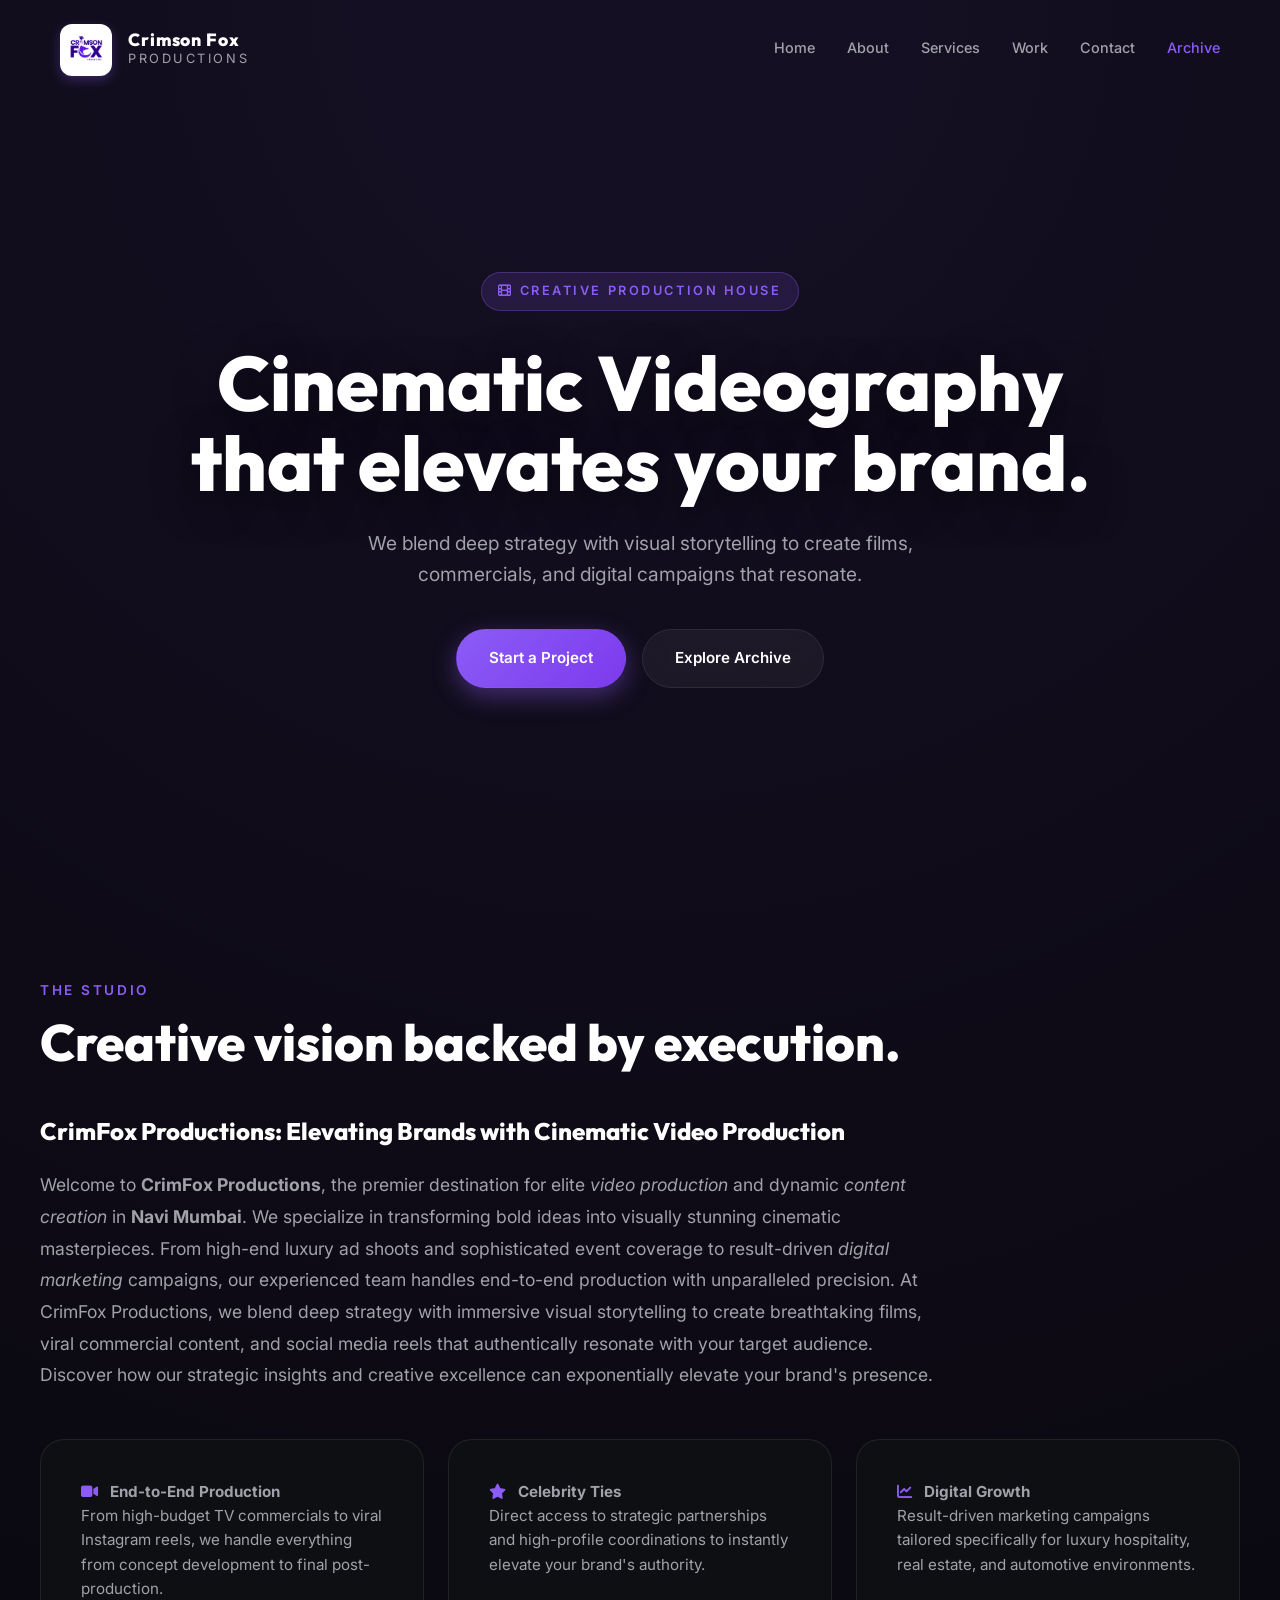
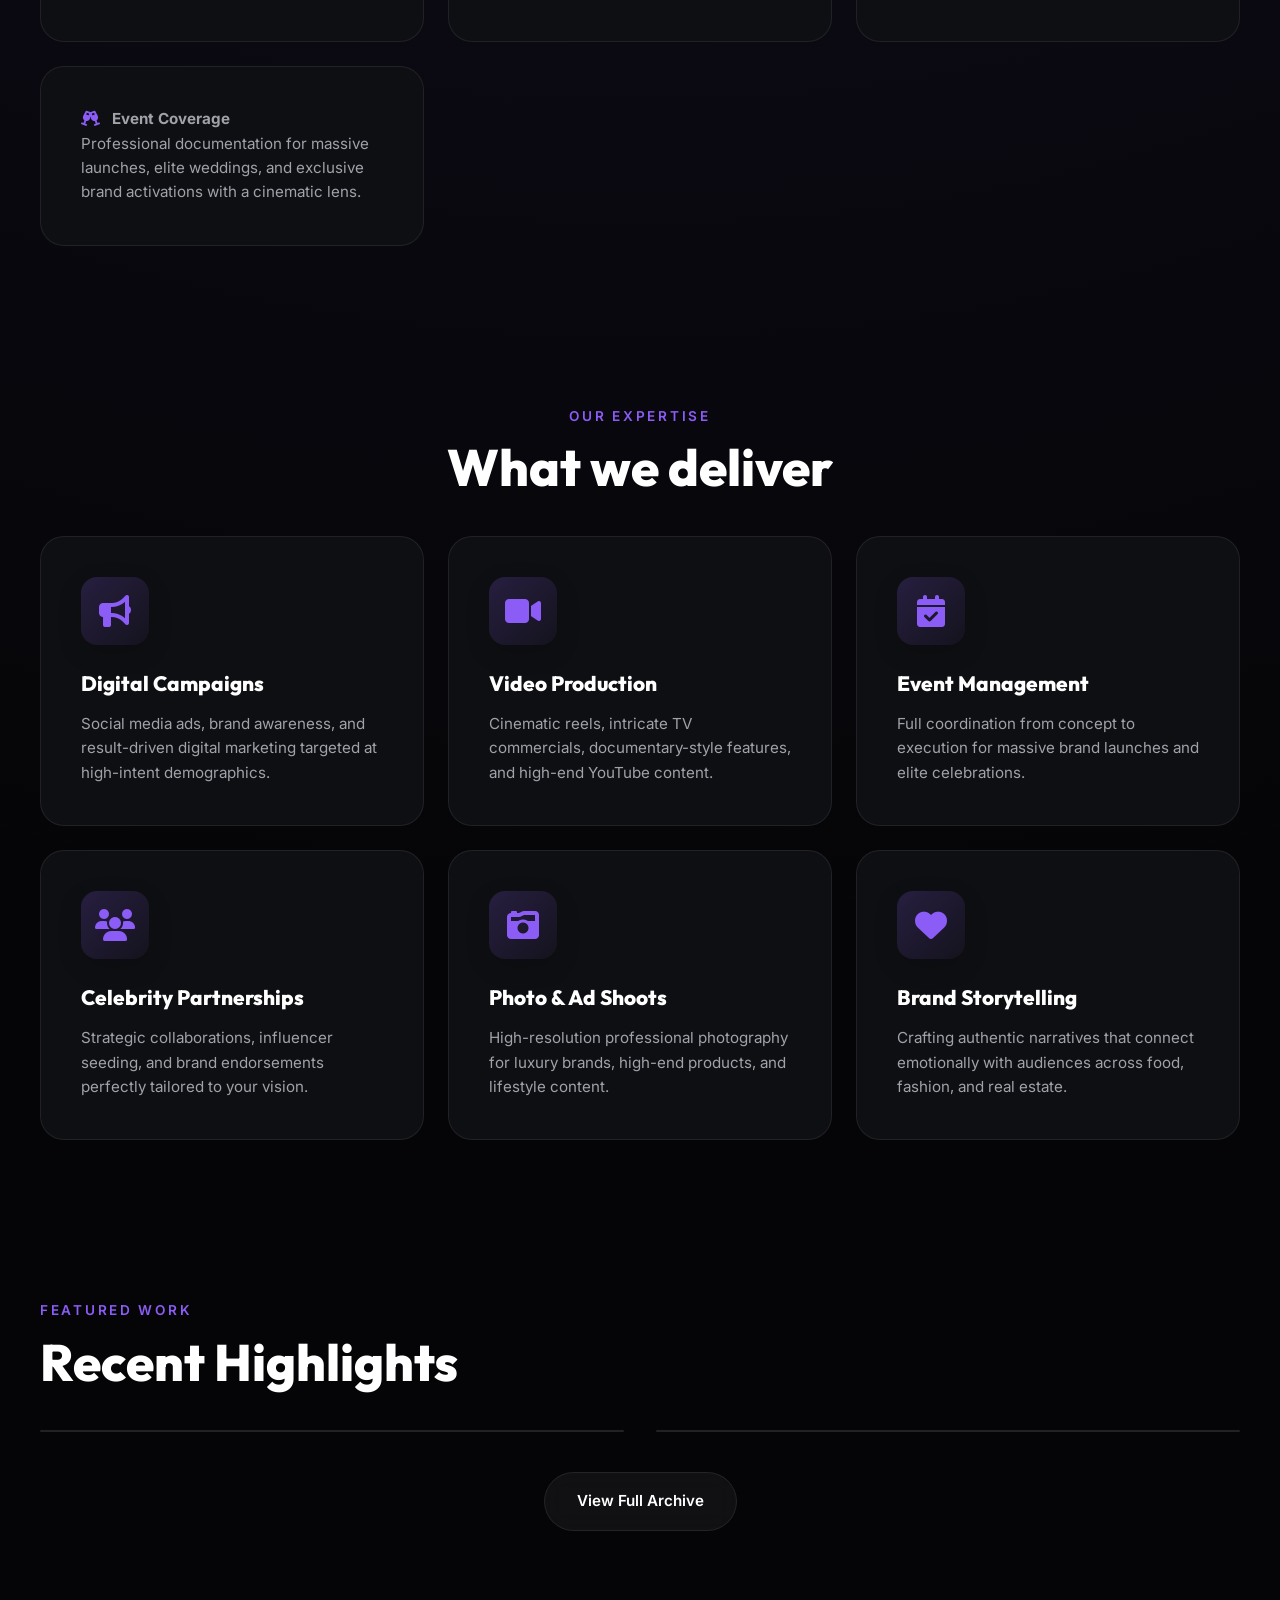
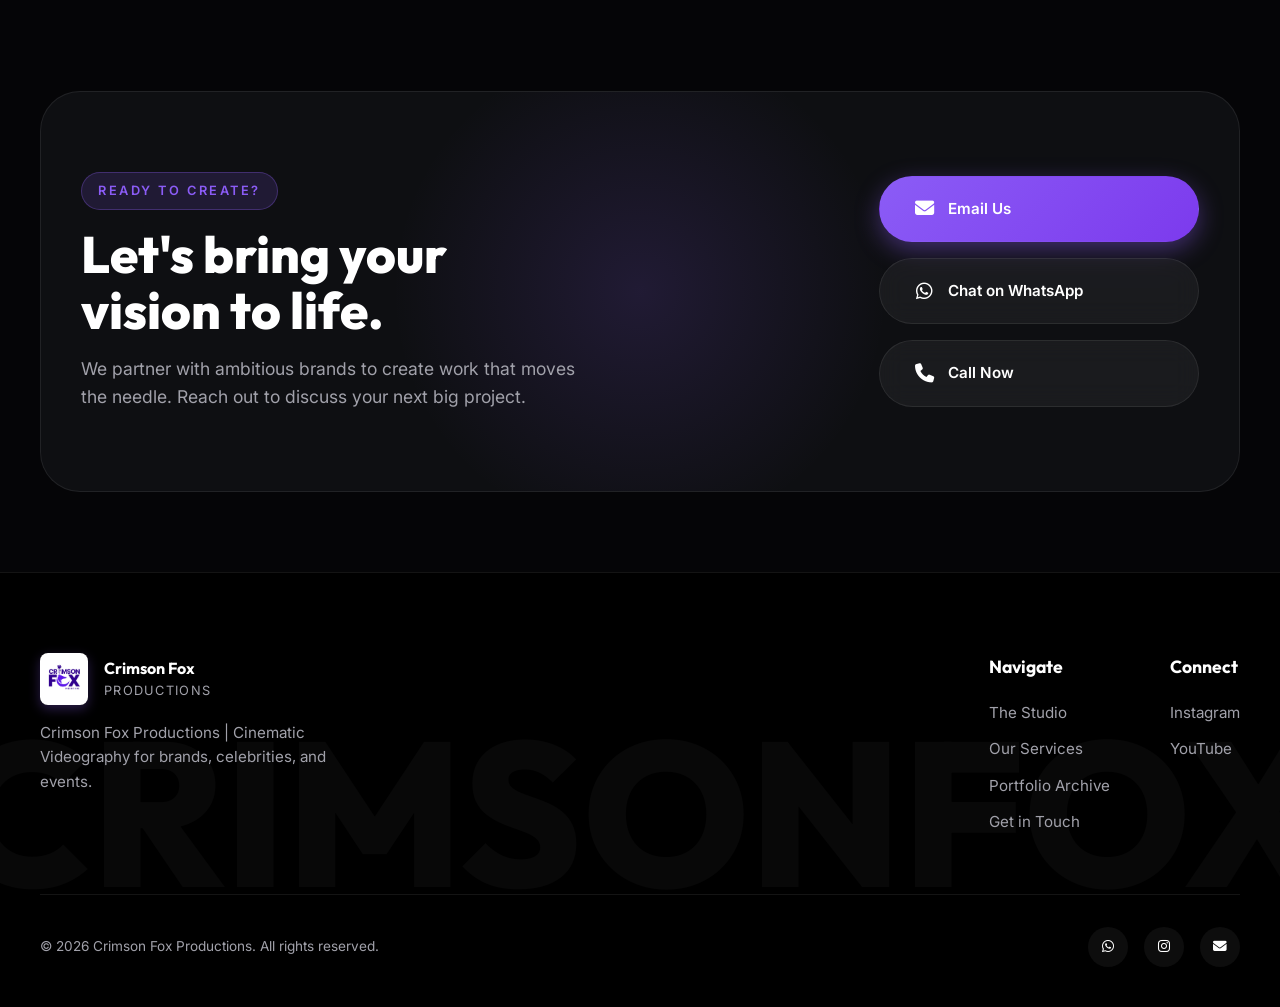
<file: index.html>
<!doctype html>
<html lang="en">
  <head>
    <meta charset="UTF-8" />
    <meta name="viewport" content="width=device-width, initial-scale=1.0" />
    <title>CrimFox Productions | Premium Video Production Company in Mumbai</title>
    <meta name="description" content="CrimFox Productions is a premier video production company in Mumbai specializing in cinematic storytelling, ad shoots, digital marketing, and event coverage." />
    <meta name="keywords" content="video production, content creation, digital marketing, Mumbai, CrimFox Productions, video agency, ad shoots" />
    <meta name="author" content="CrimFox Productions" />
    <link rel="canonical" href="https://crimfoxproductions.com/" />
    
    <!-- Open Graph / Facebook -->
    <meta property="og:type" content="website" />
    <meta property="og:url" content="https://crimfoxproductions.com/" />
    <meta property="og:title" content="CrimFox Productions | Premium Video Production Company" />
    <meta property="og:description" content="CrimFox Productions is a premier video production company in Mumbai specializing in cinematic storytelling, ad shoots, and digital marketing." />
    <meta property="og:image" content="https://crimfoxproductions.com/asset/IMG_3460.PNG" />

    <!-- Twitter -->
    <meta property="twitter:card" content="summary_large_image" />
    <meta property="twitter:url" content="https://crimfoxproductions.com/" />
    <meta property="twitter:title" content="CrimFox Productions | Premium Video Production Company" />
    <meta property="twitter:description" content="CrimFox Productions is a premier video production company in Mumbai specializing in cinematic storytelling, ad shoots, and digital marketing." />
    <meta property="twitter:image" content="https://crimfoxproductions.com/asset/IMG_3460.PNG" />

    <!-- Structured Data -->
    <script type="application/ld+json">
    {
      "@context": "https://schema.org",
      "@type": "LocalBusiness",
      "name": "CrimFox Productions",
      "image": "https://crimfoxproductions.com/asset/IMG_3460.PNG",
      "@id": "https://crimfoxproductions.com/",
      "url": "https://crimfoxproductions.com/",
      "telephone": "+918850121548",
      "address": {
        "@type": "PostalAddress",
        "streetAddress": "Navi Mumbai",
        "addressLocality": "Kharghar",
        "addressRegion": "Maharashtra",
        "postalCode": "410210",
        "addressCountry": "IN"
      },
      "geo": {
        "@type": "GeoCoordinates",
        "latitude": 19.03681,
        "longitude": 73.01582
      },
      "sameAs": [
        "https://instagram.com/crimsonfox_productions",
        "https://www.youtube.com/@CrimFoxProductions",
        "https://www.linkedin.com/in/vedang-sagvekar-b2750a329"
      ]
    }
    </script>
    <script type="application/ld+json">
    {
      "@context": "https://schema.org",
      "@type": "Organization",
      "name": "CrimFox Productions",
      "url": "https://crimfoxproductions.com/",
      "logo": "https://crimfoxproductions.com/asset/IMG_3460.PNG",
      "sameAs": [
        "https://instagram.com/crimsonfox_productions",
        "https://www.youtube.com/@CrimFoxProductions",
        "https://www.linkedin.com/in/vedang-sagvekar-b2750a329"
      ]
    }
    </script>

    <link rel="stylesheet" href="style.css" />
    <link
      rel="stylesheet"
      href="https://cdnjs.cloudflare.com/ajax/libs/font-awesome/6.5.0/css/all.min.css"
      crossorigin="anonymous"
      referrerpolicy="no-referrer"
    />
  </head>
  <body>
    <header class="topbar">
      <a href="index.html" class="brand" aria-label="Crimson Fox Home">
        <img src="asset/IMG_3460.PNG" alt="Crimson Fox Logo" class="logo" />
        <div class="brand-info">
          <span class="brand-label">Crimson Fox</span>
          <span class="brand-tag">Productions</span>
        </div>
      </a>
      <button
        class="menu-toggle"
        id="menu-toggle"
        aria-label="Toggle navigation"
      >
        <i class="fas fa-bars"></i>
      </button>
      <nav class="navigation" id="navigation">
        <a href="#home">Home</a>
        <a href="#about">About</a>
        <a href="#services">Services</a>
        <a href="#work">Work</a>
        <a href="#contact">Contact</a>
        <a href="projects.html" style="color: var(--primary)">Archive</a>
      </nav>
    </header>

    <section id="home" class="hero">
      <div class="hero-video-bg">
          <video
            src="https://res.cloudinary.com/dpa59si2z/video/upload/v1776435682/IMG_5289_new_igg0hp.mp4"
            playsinline
            muted
            loop
            autoplay
          ></video>
        </div>
        <div class="hero-content reveal">
          <span class="eyebrow"
            ><i class="fas fa-film"></i> Creative Production House</span
          >
          <h1>Cinematic Videography that elevates your brand.</h1>
          <p>
            We blend deep strategy with visual storytelling to create films,
            commercials, and digital campaigns that resonate.
          </p>
          <div class="hero-actions">
            <a href="#contact" class="btn btn-primary">Start a Project</a>
            <a href="projects.html" class="btn btn-secondary"
              >Explore Archive</a
            >
          </div>
        </div>
      </section>

    <main>
      <section id="about" class="section about reveal">
        <div class="section-heading">
          <span>The Studio</span>
          <h2>Creative vision backed by execution.</h2>
        </div>

        <div class="seo-intro" style="max-width: 900px; margin-bottom: 48px; color: var(--muted); font-size: 1.1rem; line-height: 1.8;">
          <h3 style="font-family: 'Outfit', sans-serif; font-size: 1.5rem; color: var(--text); margin-bottom: 16px;">
            CrimFox Productions: Elevating Brands with Cinematic Video Production
          </h3>
          <p>
            Welcome to <strong>CrimFox Productions</strong>, the premier destination for elite <em>video production</em> and dynamic <em>content creation</em> in <strong>Navi Mumbai</strong>. We specialize in transforming bold ideas into visually stunning cinematic masterpieces. From high-end luxury ad shoots and sophisticated event coverage to result-driven <em>digital marketing</em> campaigns, our experienced team handles end-to-end production with unparalleled precision. At CrimFox Productions, we blend deep strategy with immersive visual storytelling to create breathtaking films, viral commercial content, and social media reels that authentically resonate with your target audience. Discover how our strategic insights and creative excellence can exponentially elevate your brand's presence.
          </p>
        </div>

        <div class="bento-grid">
          <div class="bento-item">
            <p>
              <strong
                ><i
                  class="fas fa-video"
                  style="color: var(--primary); margin-right: 8px"
                ></i>
                End-to-End Production</strong
              ><br />From high-budget TV commercials to viral Instagram reels,
              we handle everything from concept development to final
              post-production.
            </p>
          </div>
          <div class="bento-item">
            <p>
              <strong
                ><i
                  class="fas fa-star"
                  style="color: var(--primary); margin-right: 8px"
                ></i>
                Celebrity Ties</strong
              ><br />Direct access to strategic partnerships and high-profile
              coordinations to instantly elevate your brand's authority.
            </p>
          </div>
          <div class="bento-item">
            <p>
              <strong
                ><i
                  class="fas fa-chart-line"
                  style="color: var(--primary); margin-right: 8px"
                ></i>
                Digital Growth</strong
              ><br />Result-driven marketing campaigns tailored specifically for
              luxury hospitality, real estate, and automotive environments.
            </p>
          </div>
          <div class="bento-item">
            <p>
              <strong
                ><i
                  class="fas fa-glass-cheers"
                  style="color: var(--primary); margin-right: 8px"
                ></i>
                Event Coverage</strong
              ><br />Professional documentation for massive launches, elite
              weddings, and exclusive brand activations with a cinematic lens.
            </p>
          </div>
        </div>
      </section>

      <section id="services" class="section services reveal">
        <div class="section-heading center">
          <span>Our Expertise</span>
          <h2>What we deliver</h2>
        </div>
        <div class="bento-grid">
          <article class="bento-item">
            <i class="fas fa-bullhorn"></i>
            <h3>Digital Campaigns</h3>
            <p>
              Social media ads, brand awareness, and result-driven digital
              marketing targeted at high-intent demographics.
            </p>
          </article>
          <article class="bento-item">
            <i class="fas fa-video"></i>
            <h3>Video Production</h3>
            <p>
              Cinematic reels, intricate TV commercials, documentary-style
              features, and high-end YouTube content.
            </p>
          </article>
          <article class="bento-item">
            <i class="fas fa-calendar-check"></i>
            <h3>Event Management</h3>
            <p>
              Full coordination from concept to execution for massive brand
              launches and elite celebrations.
            </p>
          </article>
          <article class="bento-item">
            <i class="fas fa-users"></i>
            <h3>Celebrity Partnerships</h3>
            <p>
              Strategic collaborations, influencer seeding, and brand
              endorsements perfectly tailored to your vision.
            </p>
          </article>
          <article class="bento-item">
            <i class="fas fa-camera-retro"></i>
            <h3>Photo &amp; Ad Shoots</h3>
            <p>
              High-resolution professional photography for luxury brands,
              high-end products, and lifestyle content.
            </p>
          </article>
          <article class="bento-item">
            <i class="fas fa-heart"></i>
            <h3>Brand Storytelling</h3>
            <p>
              Crafting authentic narratives that connect emotionally with
              audiences across food, fashion, and real estate.
            </p>
          </article>
        </div>
      </section>

      <section id="work" class="section work reveal">
        <div class="section-heading">
          <span>Featured Work</span>
          <h2>Recent Highlights</h2>
        </div>
        <div class="portfolio-grid">
          <div class="ig-card">
            <blockquote
              class="instagram-media"
              data-instgrm-permalink="https://www.instagram.com/reel/DUIthXgAgr2"
              data-instgrm-version="15"
            ></blockquote>
          </div>
          <div class="ig-card">
            <blockquote
              class="instagram-media"
              data-instgrm-permalink="https://www.instagram.com/reel/DUDceZvjB05"
              data-instgrm-version="15"
            ></blockquote>
          </div>
        </div>
        <div style="text-align: center; margin-top: 40px">
          <a href="projects.html" class="btn btn-secondary"
            >View Full Archive</a
          >
        </div>
      </section>

      <section id="contact" class="section contact reveal">
        <div class="contact-card immersive">
          <div class="contact-info">
            <span class="eyebrow" style="margin-bottom: 16px"
              >Ready to create?</span
            >
            <h2>Let's bring your vision to life.</h2>
            <p>
              We partner with ambitious brands to create work that moves the
              needle. Reach out to discuss your next big project.
            </p>
          </div>
          <div class="contact-actions">
            <a
              href="mailto:crimsonfoxproductions20@gmail.com"
              class="btn btn-primary"
            >
              <i class="fas fa-envelope"></i> Email Us
            </a>
            <a
              href="https://wa.me/+919167633533"
              target="_blank"
              class="btn btn-secondary"
            >
              <i class="fab fa-whatsapp"></i> Chat on WhatsApp
            </a>
            <a href="tel:+918850121548" class="btn btn-secondary">
              <i class="fas fa-phone"></i> Call Now
            </a>
          </div>
        </div>
      </section>
    </main>

    <footer class="footer">
      <div class="footer-bg-text">CRIMSONFOX</div>
      <div class="footer-content">
        <div class="footer-brand">
          <div class="brand" style="margin-bottom: 16px">
            <img
              src="asset/IMG_3460.PNG"
              alt="Crimson Fox"
              style="width: 48px; border-radius: 8px"
            />
            <div style="display: flex; flex-direction: column">
              <span
                style="
                  font-weight: 700;
                  font-family: &quot;Outfit&quot;, sans-serif;
                "
                >Crimson Fox</span
              >
              <span
                style="
                  font-size: 0.8rem;
                  color: var(--muted);
                  text-transform: uppercase;
                  letter-spacing: 0.1em;
                "
                >Productions</span
              >
            </div>
          </div>
          <p>
            Crimson Fox Productions | Cinematic Videography for brands,
            celebrities, and events.
          </p>
        </div>
        <div class="footer-links-group">
          <div class="footer-col">
            <h4>Navigate</h4>
            <nav>
              <a href="#about">The Studio</a>
              <a href="#services">Our Services</a>
              <a href="projects.html">Portfolio Archive</a>
              <a href="#contact">Get in Touch</a>
            </nav>
          </div>
          <div class="footer-col">
            <h4>Connect</h4>
            <nav>
              <a
                href="https://instagram.com/crimsonfox_productions"
                target="_blank"
                >Instagram</a
              >
              <a href="#">YouTube</a>
            </nav>
          </div>
        </div>
      </div>
      <div class="footer-bottom">
        <p>&copy; 2026 Crimson Fox Productions. All rights reserved.</p>
        <div class="social-links">
          <a
            href="https://wa.me/+919167633533"
            target="_blank"
            aria-label="WhatsApp"
            ><i class="fab fa-whatsapp"></i
          ></a>
          <a
            href="https://instagram.com/crimsonfox_productions"
            target="_blank"
            aria-label="Instagram"
            ><i class="fab fa-instagram"></i
          ></a>
          <a href="mailto:crimsonfoxproductions20@gmail.com" aria-label="Email"
            ><i class="fas fa-envelope"></i
          ></a>
        </div>
      </div>
    </footer>

    <!-- Global Video Lightbox -->
    <div class="lightbox" id="lightbox">
      <div class="lightbox-inner">
        <button
          class="lightbox-close"
          id="lightbox-close"
          aria-label="Close lightbox"
        >
          &times;
        </button>
        <div class="lightbox-content">
          <video id="lightbox-video" controls></video>
          <div class="lightbox-copy">
            <h3 id="lightbox-title"></h3>
            <p id="lightbox-description"></p>
          </div>
        </div>
      </div>
    </div>

    <script src="script.js"></script>
    <script async src="https://www.instagram.com/embed.js"></script>
  </body>
</html>
</file>
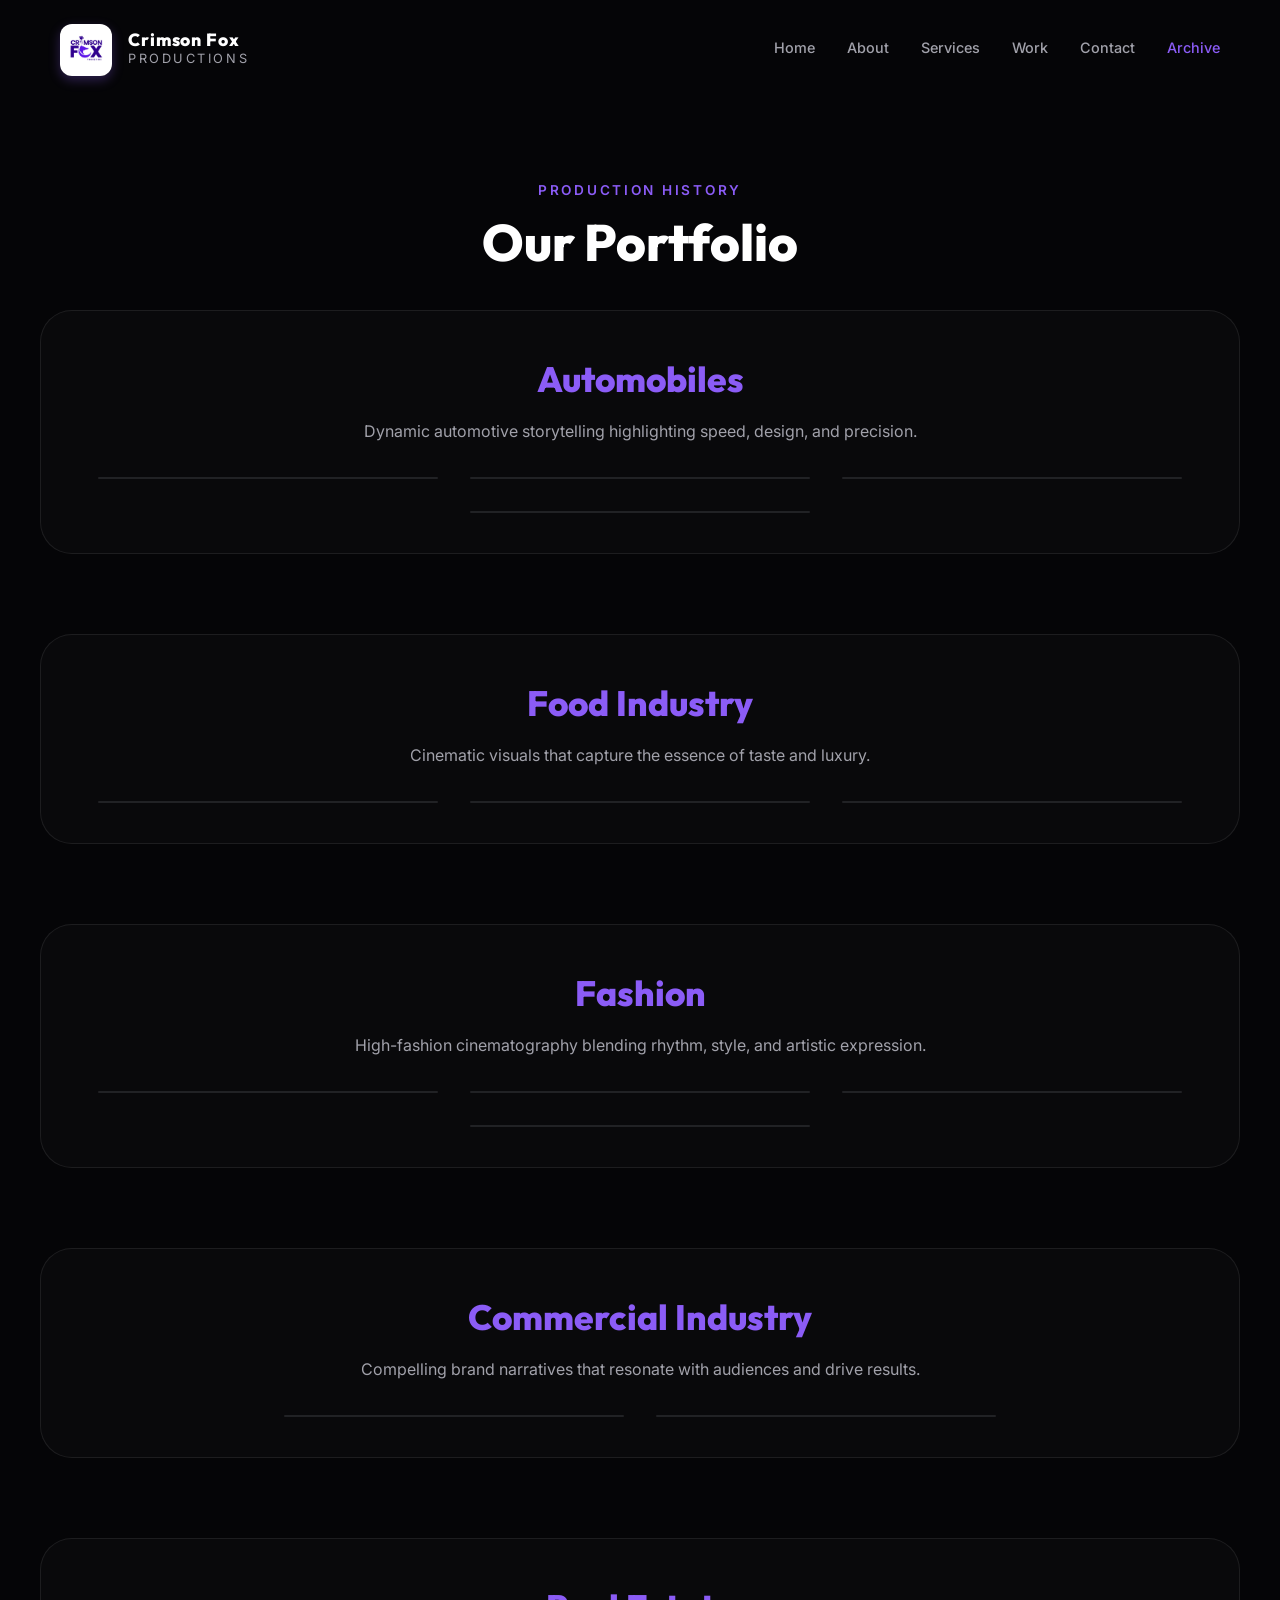
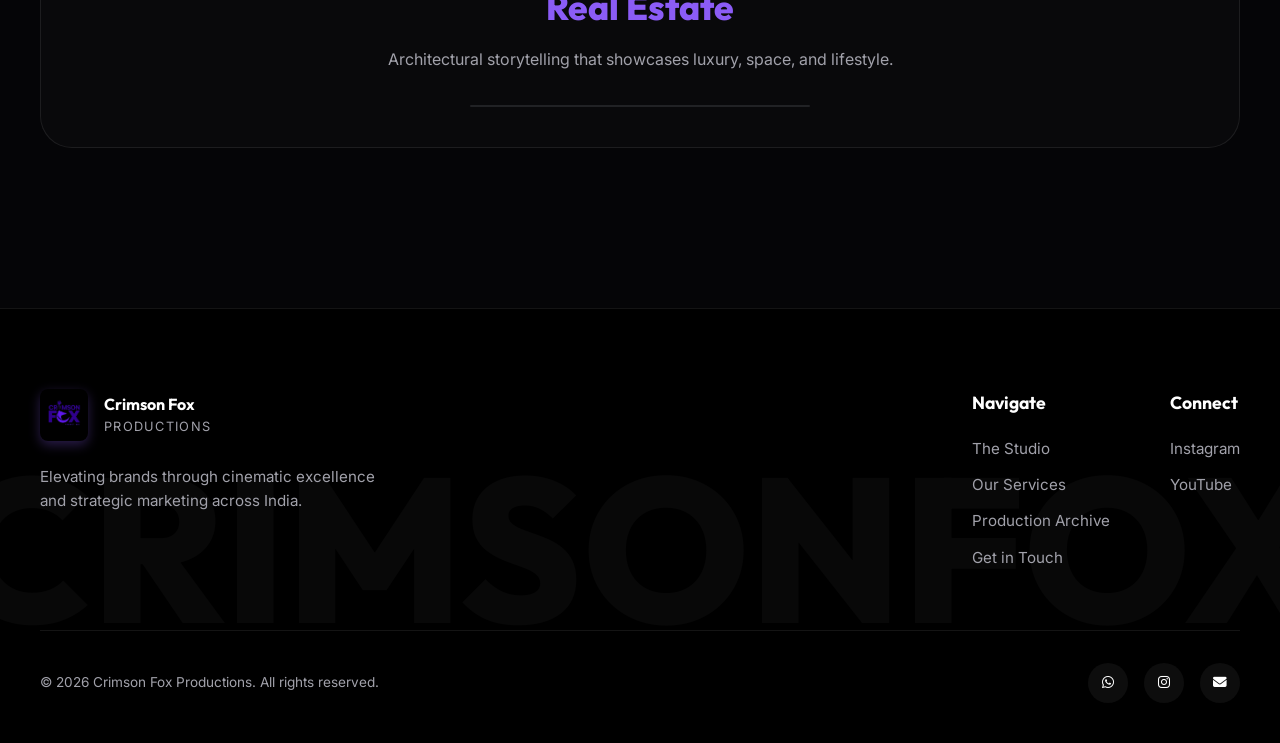
<file: projects.html>
<!doctype html>
<html lang="en">
  <head>
    <meta charset="UTF-8" />
    <meta name="viewport" content="width=device-width, initial-scale=1.0" />
    <title>Production Archive | Crimson Fox Productions</title>
    <link rel="stylesheet" href="style.css" />
    <link
      rel="stylesheet"
      href="https://cdnjs.cloudflare.com/ajax/libs/font-awesome/6.5.0/css/all.min.css"
      crossorigin="anonymous"
      referrerpolicy="no-referrer"
    />
  </head>
  <body style="background: var(--bg)">
    <header class="topbar">
      <a href="index.html" class="brand" aria-label="Crimson Fox Home">
        <img src="asset/IMG_3460.PNG" alt="Crimson Fox Logo" />
        <div class="brand-info">
          <span class="brand-label">Crimson Fox</span>
          <span class="brand-tag">Productions</span>
        </div>
      </a>
      <button
        class="menu-toggle"
        id="menu-toggle"
        aria-label="Toggle navigation"
      >
        <i class="fas fa-bars"></i>
      </button>
      <nav class="navigation" id="navigation">
        <a href="index.html#home">Home</a>
        <a href="index.html#about">About</a>
        <a href="index.html#services">Services</a>
        <a href="index.html#work">Work</a>
        <a href="index.html#contact">Contact</a>
        <a href="projects.html" style="color: var(--primary)">Archive</a>
      </nav>
    </header>

    <main>
      <section
        id="our-projects"
        class="section projects-list reveal"
        style="padding-top: 180px"
      >
        <div class="section-heading center">
          <span>Production History</span>
          <h2>Our Portfolio</h2>
        </div>

        <div id="projects-container">
          <!-- Projects will be dynamically loaded from projects.json -->
          <div
            style="text-align: center; padding: 100px 0; color: var(--muted)"
          >
            <i
              class="fas fa-circle-notch fa-spin"
              style="
                margin-bottom: 24px;
                font-size: 2.5rem;
                color: var(--primary);
              "
            ></i>
            <p
              style="
                letter-spacing: 0.1em;
                text-transform: uppercase;
                font-size: 0.85rem;
              "
            >
              Fetching cinematic works...
            </p>
          </div>
        </div>
      </section>
    </main>

    <footer class="footer">
      <div class="footer-bg-text">CRIMSONFOX</div>
      <div class="footer-content">
        <div class="footer-brand">
          <div class="brand">
            <img
              src="asset/removebg.png"
              alt="Crimson Fox"
              style="width: 48px; border-radius: 8px"
            />
            <div style="display: flex; flex-direction: column">
              <span
                style="
                  font-weight: 700;
                  font-family: &quot;Outfit&quot;, sans-serif;
                "
                >Crimson Fox</span
              >
              <span
                style="
                  font-size: 0.8rem;
                  color: var(--muted);
                  text-transform: uppercase;
                  letter-spacing: 0.1em;
                "
                >Productions</span
              >
            </div>
          </div>
          <p>
            Elevating brands through cinematic excellence and strategic
            marketing across India.
          </p>
        </div>
        <div class="footer-links-group">
          <div class="footer-col">
            <h4>Navigate</h4>
            <nav>
              <a href="index.html#about">The Studio</a>
              <a href="index.html#services">Our Services</a>
              <a href="projects.html">Production Archive</a>
              <a href="index.html#contact">Get in Touch</a>
            </nav>
          </div>
          <div class="footer-col">
            <h4>Connect</h4>
            <nav>
              <a
                href="https://instagram.com/crimsonfox_productions"
                target="_blank"
                >Instagram</a
              >
              <a href="#">YouTube</a>
            </nav>
          </div>
        </div>
      </div>
      <div class="footer-bottom">
        <p>&copy; 2026 Crimson Fox Productions. All rights reserved.</p>
        <div class="social-links">
          <a
            href="https://wa.me/+919167633533"
            target="_blank"
            aria-label="WhatsApp"
            ><i class="fab fa-whatsapp"></i
          ></a>
          <a
            href="https://instagram.com/crimsonfox_productions"
            target="_blank"
            aria-label="Instagram"
            ><i class="fab fa-instagram"></i
          ></a>
          <a href="mailto:crimsonfoxproductions20@gmail.com" aria-label="Email"
            ><i class="fas fa-envelope"></i
          ></a>
        </div>
      </div>
    </footer>

    <script src="script.js"></script>
    <script async src="https://www.instagram.com/embed.js"></script>
  </body>
</html>
</file>
<file: style.css>
@import url("https://fonts.googleapis.com/css2?family=Outfit:wght@400;600;800&family=Inter:wght@400;500;700&display=swap");

:root {
  --bg: #050507;
  --surface: #0e0f12;
  --surface-strong: #14161a;
  --text: #ffffff;
  --muted: #a1a1aa;
  --primary: #8b5cf6;
  --primary-soft: rgba(139, 92, 246, 0.12);
  --border: rgba(255, 255, 255, 0.08);
  --radius: 24px;
}

* {
  margin: 0;
  padding: 0;
  box-sizing: border-box;
}

html {
  scroll-behavior: smooth;
  overflow-x: hidden;
}

body {
  background:
    radial-gradient(circle at top center, var(--primary-soft), transparent 60%),
    var(--bg);
  color: var(--text);
  font-family: "Inter", system-ui, sans-serif;
  line-height: 1.6;
  overflow-x: hidden;
  -webkit-font-smoothing: antialiased;
}

/* Film Grain Overlay */
body::before {
  content: "";
  position: fixed;
  inset: 0;
  background-image: url("https://grainy-gradients.vercel.app/noise.svg");
  opacity: 0.04;
  pointer-events: none;
  z-index: 9999;
}

h1,
h2,
h3,
.brand-label {
  font-family: "Outfit", sans-serif;
  font-weight: 800;
}

img {
  max-width: 100%;
  display: block;
}

a {
  color: inherit;
  text-decoration: none;
  transition: color 0.3s ease;
}

/* --- Navigation & Topbar --- */
.topbar {
  position: fixed;
  top: 0;
  left: 0;
  width: 100%;
  z-index: 1000;
  display: flex;
  align-items: center;
  justify-content: space-between;
  padding: 24px 60px;
  background: transparent;
  transition: all 0.5s cubic-bezier(0.4, 0, 0.2, 1);
}

.topbar.scrolled {
  padding: 16px 60px;
  background: rgba(10, 10, 13, 0.94);
  backdrop-filter: blur(24px);
  border-bottom: 1px solid var(--border);
  box-shadow: 0 10px 40px rgba(0, 0, 0, 0.5);
}

.brand {
  display: flex;
  align-items: center;
  gap: 16px;
  z-index: 1002;
  transition: transform 0.3s ease;
}

.brand:hover {
  transform: scale(1.02);
}

.brand img {
  width: 52px;
  height: 52px;
  border-radius: 12px;
  object-fit: cover;
  box-shadow: 0 4px 12px rgba(139, 92, 246, 0.3);
}

.brand-info {
  display: flex;
  flex-direction: column;
}

.brand-label {
  font-size: 1.1rem;
  letter-spacing: 0.05em;
  line-height: 1.1;
}

.brand-tag {
  font-size: 0.8rem;
  color: var(--muted);
  text-transform: uppercase;
  letter-spacing: 0.2em;
}

.navigation {
  display: flex;
  align-items: center;
  gap: 32px;
}

.navigation a {
  color: var(--muted);
  font-size: 0.9rem;
  font-weight: 500;
  position: relative;
  padding-bottom: 4px;
}

.navigation a::after {
  content: "";
  position: absolute;
  bottom: 0;
  left: 0;
  width: 0;
  height: 2px;
  background: var(--primary);
  transition: width 0.3s ease;
}

.navigation a:hover {
  color: var(--text);
}

.navigation a:hover::after {
  width: 100%;
}

.menu-toggle {
  display: none;
  background: transparent;
  border: none;
  color: var(--text);
  font-size: 1.6rem;
  cursor: pointer;
  z-index: 1002;
}

/* --- Hero Section --- */
.hero {
  height: 100vh;
  height: 100dvh;
  display: flex;
  align-items: center;
  justify-content: center;
  position: relative;
  padding: 120px 24px 60px;
  overflow: hidden;
}

.hero-video-bg {
  position: absolute;
  inset: 0;
  z-index: -1;
}

.hero-video-bg video {
  width: 100%;
  height: 100%;
  object-fit: cover;
  filter: brightness(0.4) contrast(1.1);
}

.hero-content {
  text-align: center;
  max-width: 900px;
  z-index: 2;
  display: flex;
  flex-direction: column;
  align-items: center;
}

.eyebrow {
  display: inline-block;
  padding: 8px 16px;
  background: rgba(139, 92, 246, 0.15);
  border: 1px solid rgba(139, 92, 246, 0.3);
  border-radius: 50px;
  color: var(--primary);
  font-weight: 600;
  font-size: 0.8rem;
  text-transform: uppercase;
  letter-spacing: 0.2em;
  margin-bottom: 32px;
}

.hero h1 {
  font-size: clamp(2.8rem, 6vw, 5.5rem);
  line-height: 1.05;
  margin-bottom: 24px;
  text-shadow: 0 10px 40px rgba(0, 0, 0, 0.5);
}

.hero p {
  font-size: clamp(1rem, 2vw, 1.2rem);
  color: var(--muted);
  max-width: 600px;
  margin-bottom: 40px;
}

.hero-actions {
  display: flex;
  gap: 16px;
  flex-wrap: wrap;
  justify-content: center;
}

/* --- Buttons --- */
.btn {
  display: inline-flex;
  align-items: center;
  justify-content: center;
  gap: 12px;
  padding: 16px 32px;
  border-radius: 50px;
  font-weight: 600;
  font-size: 0.95rem;
  transition: all 0.3s cubic-bezier(0.4, 0, 0.2, 1);
  cursor: pointer;
  border: 1px solid transparent;
}

.btn-primary {
  background: linear-gradient(135deg, var(--primary), #7c3aed);
  color: #fff;
  box-shadow: 0 8px 24px rgba(139, 92, 246, 0.4);
}

.btn-primary:hover {
  transform: translateY(-4px);
  box-shadow: 0 12px 32px rgba(139, 92, 246, 0.6);
}

.btn-secondary {
  background: rgba(255, 255, 255, 0.05);
  backdrop-filter: blur(12px);
  border-color: var(--border);
  color: var(--text);
}

.btn-secondary:hover {
  background: rgba(255, 255, 255, 0.1);
  transform: translateY(-4px);
}

/* --- Layout & Sections --- */
main {
  max-width: 1400px;
  margin: 0 auto;
  padding: 0 40px;
}

.section {
  padding: 80px 0;
  position: relative;
  z-index: 1;
}

.section-heading {
  margin-bottom: 40px;
  text-align: left;
}

.section-heading.center {
  text-align: center;
  display: flex;
  flex-direction: column;
  align-items: center;
}

.section-heading span {
  color: var(--primary);
  text-transform: uppercase;
  letter-spacing: 0.2em;
  font-weight: 600;
  font-size: 0.85rem;
  display: block;
  margin-bottom: 12px;
}

.section-heading h2 {
  font-size: clamp(2.2rem, 4vw, 3.5rem);
  line-height: 1.1;
}

/* --- Bento Grids --- */
.bento-grid {
  display: grid;
  grid-template-columns: repeat(3, 1fr);
  gap: 24px;
}

.bento-item {
  background: var(--surface);
  border: 1px solid var(--border);
  border-radius: var(--radius);
  padding: 40px;
  transition: all 0.4s ease;
  display: flex;
  flex-direction: column;
}

.bento-item:hover {
  background: var(--surface-strong);
  border-color: rgba(139, 92, 246, 0.3);
  transform: translateY(-6px);
}

.bento-item h3 {
  font-size: 1.3rem;
  margin-bottom: 12px;
}

.bento-item p {
  color: var(--muted);
  font-size: 0.95rem;
}

.bento-item > i {
  display: inline-flex;
  align-items: center;
  justify-content: center;
  width: 68px;
  height: 68px;
  margin-bottom: 22px;
  border-radius: 16px;
  background: linear-gradient(
    135deg,
    rgba(139, 92, 246, 0.2),
    rgba(139, 92, 246, 0.05)
  );
  color: var(--primary);
  font-size: 2rem;
  box-shadow: 0 8px 24px rgba(0, 0, 0, 0.15);
}

.main-concept {
  grid-column: span 2;
  background: linear-gradient(145deg, rgba(139, 92, 246, 0.12), transparent);
  justify-content: center;
}

.main-concept h3 {
  font-size: 1.8rem;
}

/* --- Work & Portfolio --- */
.portfolio-grid {
  display: grid;
  grid-template-columns: repeat(2, 1fr);
  gap: 32px;
}

.ig-card {
  background: var(--surface);
  border-radius: var(--radius);
  overflow: hidden;
  border: 1px solid var(--border);
  transition:
    transform 0.4s ease,
    border-color 0.4s ease;
  display: flex;
  align-items: center;
  justify-content: center;
}

.ig-card:hover {
  transform: scale(1.02);
  border-color: rgba(139, 92, 246, 0.4);
}

.ig-card .instagram-media {
  margin: 0 !important;
  min-width: 100% !important;
  max-width: 100% !important;
  width: 100% !important;
}

.project-domain {
  margin-bottom: 80px;
  padding: 40px;
  background: rgba(255, 255, 255, 0.02);
  border: 1px solid var(--border);
  border-radius: 32px;
}

.domain-header {
  margin-bottom: 32px;
  text-align: center;
}

.domain-header h3 {
  font-size: 2.2rem;
  color: var(--primary);
  margin-bottom: 12px;
}

.projects-grid-dynamic {
  display: flex;
  flex-wrap: wrap;
  justify-content: center;
  gap: 32px;
}

.projects-grid-dynamic .ig-card {
  width: 100%;
  max-width: 340px;
  flex: 0 0 auto;
}

/* --- Contact Section --- */
.contact-card.immersive {
  background: var(--surface);
  border: 1px solid var(--border);
  border-radius: 40px;
  padding: 80px 40px;
  display: flex;
  justify-content: space-between;
  align-items: center;
  gap: 60px;
  position: relative;
  overflow: hidden;
}

.contact-card.immersive::after {
  content: "";
  position: absolute;
  width: 500px;
  height: 500px;
  background: radial-gradient(
    circle,
    rgba(139, 92, 246, 0.15),
    transparent 70%
  );
  top: 50%;
  left: 50%;
  transform: translate(-50%, -50%);
  pointer-events: none;
  z-index: 0;
}

.contact-info,
.contact-actions {
  position: relative;
  z-index: 1;
}

.contact-info {
  flex: 1;
  max-width: 500px;
}

.contact-info h2 {
  font-size: clamp(2.4rem, 4vw, 3.5rem);
  margin-bottom: 16px;
  line-height: 1.1;
}

.contact-info p {
  color: var(--muted);
  font-size: 1.1rem;
}

.contact-actions {
  display: flex;
  flex-direction: column;
  gap: 16px;
  min-width: 320px;
}

.contact-actions .btn {
  width: 100%;
  justify-content: flex-start;
  padding: 20px 32px;
}

.contact-actions .btn i {
  font-size: 1.2rem;
  width: 24px;
  text-align: center;
}

/* --- Footer --- */
.footer {
  padding: 80px 40px 40px;
  border-top: 1px solid var(--border);
  background: #000;
  position: relative;
  overflow: hidden;
}

.footer-bg-text {
  position: absolute;
  top: 55%;
  left: 50%;
  transform: translate(-50%, -50%);
  font-size: 16vw;
  font-family: "Outfit", sans-serif;
  font-weight: 800;
  color: rgba(255, 255, 255, 0.03);
  z-index: 0;
  pointer-events: none;
  white-space: nowrap;
}

.footer-content,
.footer-bottom {
  position: relative;
  z-index: 1;
}

.footer-content {
  max-width: 1400px;
  margin: 0 auto;
  display: flex;
  justify-content: space-between;
  flex-wrap: wrap;
  gap: 40px;
}

.footer-brand {
  max-width: 340px;
}

.footer-brand .brand {
  margin-bottom: 24px;
}

.footer-brand p {
  color: var(--muted);
  font-size: 0.95rem;
}

.footer-links-group {
  display: flex;
  gap: 60px;
  flex-wrap: wrap;
}

.footer-col h4 {
  color: var(--text);
  font-family: "Outfit", sans-serif;
  font-size: 1.1rem;
  margin-bottom: 20px;
}

.footer-col nav {
  display: flex;
  flex-direction: column;
  gap: 12px;
}

.footer-col a {
  color: var(--muted);
  font-size: 0.95rem;
}

.footer-col a:hover {
  color: var(--primary);
}

.footer-bottom {
  max-width: 1400px;
  margin: 60px auto 0;
  padding-top: 32px;
  border-top: 1px solid var(--border);
  display: flex;
  justify-content: space-between;
  align-items: center;
  color: var(--muted);
  font-size: 0.85rem;
}

.social-links {
  display: flex;
  gap: 16px;
}

.social-links a {
  display: flex;
  align-items: center;
  justify-content: center;
  width: 40px;
  height: 40px;
  border-radius: 50%;
  background: rgba(255, 255, 255, 0.05);
  color: var(--text);
  transition: all 0.3s ease;
}

.social-links a:hover {
  background: var(--primary);
  transform: translateY(-3px);
}

/* --- Lightbox --- */
.lightbox {
  position: fixed;
  inset: 0;
  display: flex;
  align-items: center;
  justify-content: center;
  background: rgba(0, 0, 0, 0.85);
  padding: 24px;
  z-index: 9999;
  opacity: 0;
  visibility: hidden;
  transition:
    opacity 0.3s ease,
    visibility 0.3s ease;
}

.lightbox.visible {
  opacity: 1;
  visibility: visible;
}

.lightbox-inner {
  width: min(100%, 960px);
  background: rgba(12, 12, 16, 0.98);
  border: 1px solid rgba(255, 255, 255, 0.08);
  border-radius: 28px;
  overflow: hidden;
  position: relative;
  transform: scale(0.95);
  transition: transform 0.3s ease;
}

.lightbox.visible .lightbox-inner {
  transform: scale(1);
}

.lightbox-close {
  position: absolute;
  right: 24px;
  top: 24px;
  border: none;
  background: rgba(0, 0, 0, 0.5);
  border-radius: 50%;
  width: 40px;
  height: 40px;
  color: var(--text);
  font-size: 1.5rem;
  cursor: pointer;
  z-index: 10;
  backdrop-filter: blur(4px);
  transition: background 0.3s ease;
}

.lightbox-close:hover {
  background: var(--primary);
}

.lightbox-content {
  display: grid;
  grid-template-columns: 1fr;
  min-height: 420px;
}

.lightbox-content video {
  width: 100%;
  height: 100%;
  object-fit: cover;
  max-height: 70vh;
}

.lightbox-copy {
  padding: 32px;
  text-align: center;
}

.lightbox-copy h3 {
  font-size: 1.8rem;
  margin-bottom: 12px;
}

.lightbox-copy p {
  color: var(--muted);
}

/* --- Utilities --- */
.reveal {
  opacity: 0;
  transform: translateY(30px);
  transition:
    opacity 0.8s ease,
    transform 0.8s cubic-bezier(0.2, 0.8, 0.2, 1);
}

.reveal.visible {
  opacity: 1;
  transform: translateY(0);
}

/* --- Mobile Responsiveness --- */
@media (max-width: 980px) {
  main {
    padding: 0 24px;
  }

  .topbar {
    padding: 24px;
    background: transparent;
    border: none;
    backdrop-filter: none;
    box-shadow: none;
  }

  .topbar.scrolled {
    padding: 16px 24px;
    background: rgba(10, 10, 13, 0.96);
    backdrop-filter: blur(20px);
  }

  .brand-info {
    display: none;
    /* Hide text on mobile for cleaner look */
  }

  .menu-toggle {
    display: block;
    margin-left: auto;
  }

  .navigation {
    position: fixed;
    inset: 0;
    width: 100%;
    height: 100vh;
    background: rgba(10, 10, 13, 0.98);
    backdrop-filter: blur(20px);
    flex-direction: column;
    justify-content: center;
    align-items: center;
    gap: 32px;
    transform: translateY(-100%);
    transition: transform 0.5s cubic-bezier(0.4, 0, 0.2, 1);
    z-index: 999;
    opacity: 0;
    visibility: hidden;
  }

  .navigation.active {
    transform: translateY(0);
    opacity: 1;
    visibility: visible;
  }

  .navigation a {
    font-size: 2rem;
    font-family: "Outfit", sans-serif;
  }

  .navigation a::after {
    display: none;
  }

  .hero-actions {
    flex-direction: column;
    width: 100%;
  }

  .hero-actions .btn {
    width: 100%;
  }

  .bento-grid,
  .portfolio-grid {
    grid-template-columns: 1fr;
  }

  .main-concept {
    grid-column: span 1;
  }

  .project-domain {
    padding: 0;
    margin-bottom: 60px;
    background: transparent;
    border: none;
    border-radius: 0;
  }

  .contact-card.immersive {
    flex-direction: column;
    padding: 60px 32px;
    text-align: center;
    gap: 40px;
  }

  .contact-actions {
    width: 100%;
    min-width: unset;
  }

  .footer-content {
    flex-direction: column;
    gap: 40px;
  }

  .footer-links-group {
    flex-direction: column;
    gap: 40px;
  }

  .footer-bottom {
    flex-direction: column;
    gap: 24px;
    text-align: center;
  }

  /* Target dynamic carousels specifically on mobile */
  .projects-grid-dynamic .ig-card {
    max-width: 100%;
    flex: 1 1 100%;
  }

  .has-carousel {
    display: flex;
    flex-wrap: nowrap !important;
    justify-content: flex-start;
    overflow-x: auto;
    scroll-snap-type: x mandatory;
    gap: 16px;
    padding-bottom: 20px;
    margin: 0 -24px;
    /* bleed out of main padding */
    padding-inline: 24px;
    -webkit-overflow-scrolling: touch;
    scrollbar-width: none;
  }

  .has-carousel::-webkit-scrollbar {
    display: none;
  }

  .has-carousel .ig-card {
    flex: 0 0 90% !important;
    max-width: none !important;
    scroll-snap-align: start;
  }
}
</file>
